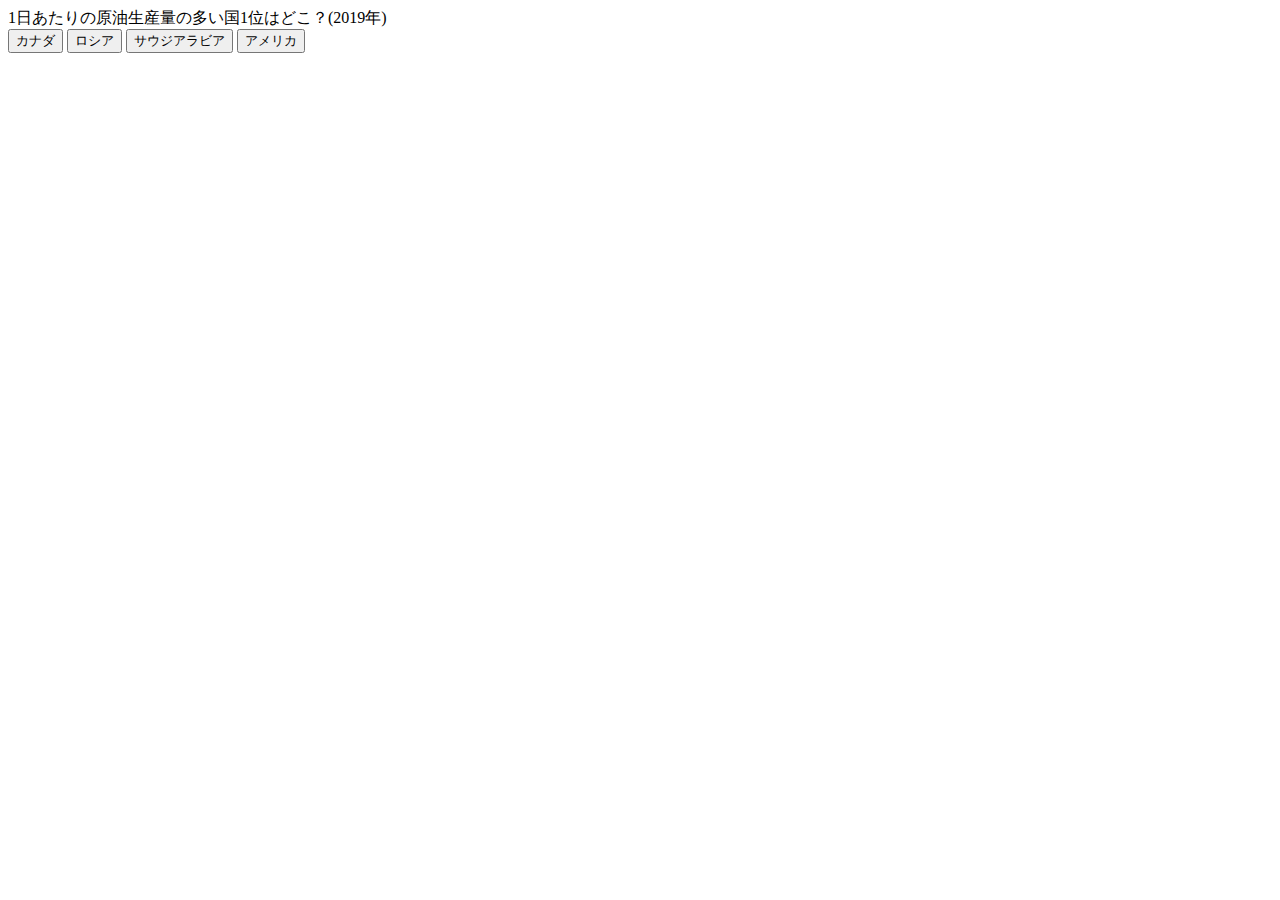
<file: js_boot/index.html>
<!doctype html>
<html class="no-js" lang="">

<head>
  <meta charset="utf-8">
  <title></title>
  <meta name="description" content="">
  <meta name="viewport" content="width=device-width, initial-scale=1">

  <meta property="og:title" content="">
  <meta property="og:type" content="">
  <meta property="og:url" content="">
  <meta property="og:image" content="">

  <link rel="manifest" href="site.webmanifest">
  <link rel="apple-touch-icon" href="icon.png">
  <!-- Place favicon.ico in the root directory -->

  <link href="https://cdn.jsdelivr.net/npm/bootstrap@5.1.3/dist/css/bootstrap.min.css" rel="stylesheet" integrity="sha384-1BmE4kWBq78iYhFldvKuhfTAU6auU8tT94WrHftjDbrCEXSU1oBoqyl2QvZ6jIW3" crossorigin="anonymous">

  <meta name="theme-color" content="#fafafa">
</head>

<body>

  <div class="container">

    <div id="js-question" class="mt-3 alert alert-primary" role="alert">
      A simple primary alert—check it out!
    </div>

    <div class="d-flex justify-content-center">
      <button type="button" class="btn btn-primary">Primary</button>
      <button type="button" class="ms-1 btn btn-primary">Primary</button>
      <button type="button" class="ms-1 btn btn-primary">Primary</button>
      <button type="button" class="ms-1 btn btn-primary">Primary</button>
    </div>

  </div>

  <script src="app.js"></script>
</body>

</html>
</file>
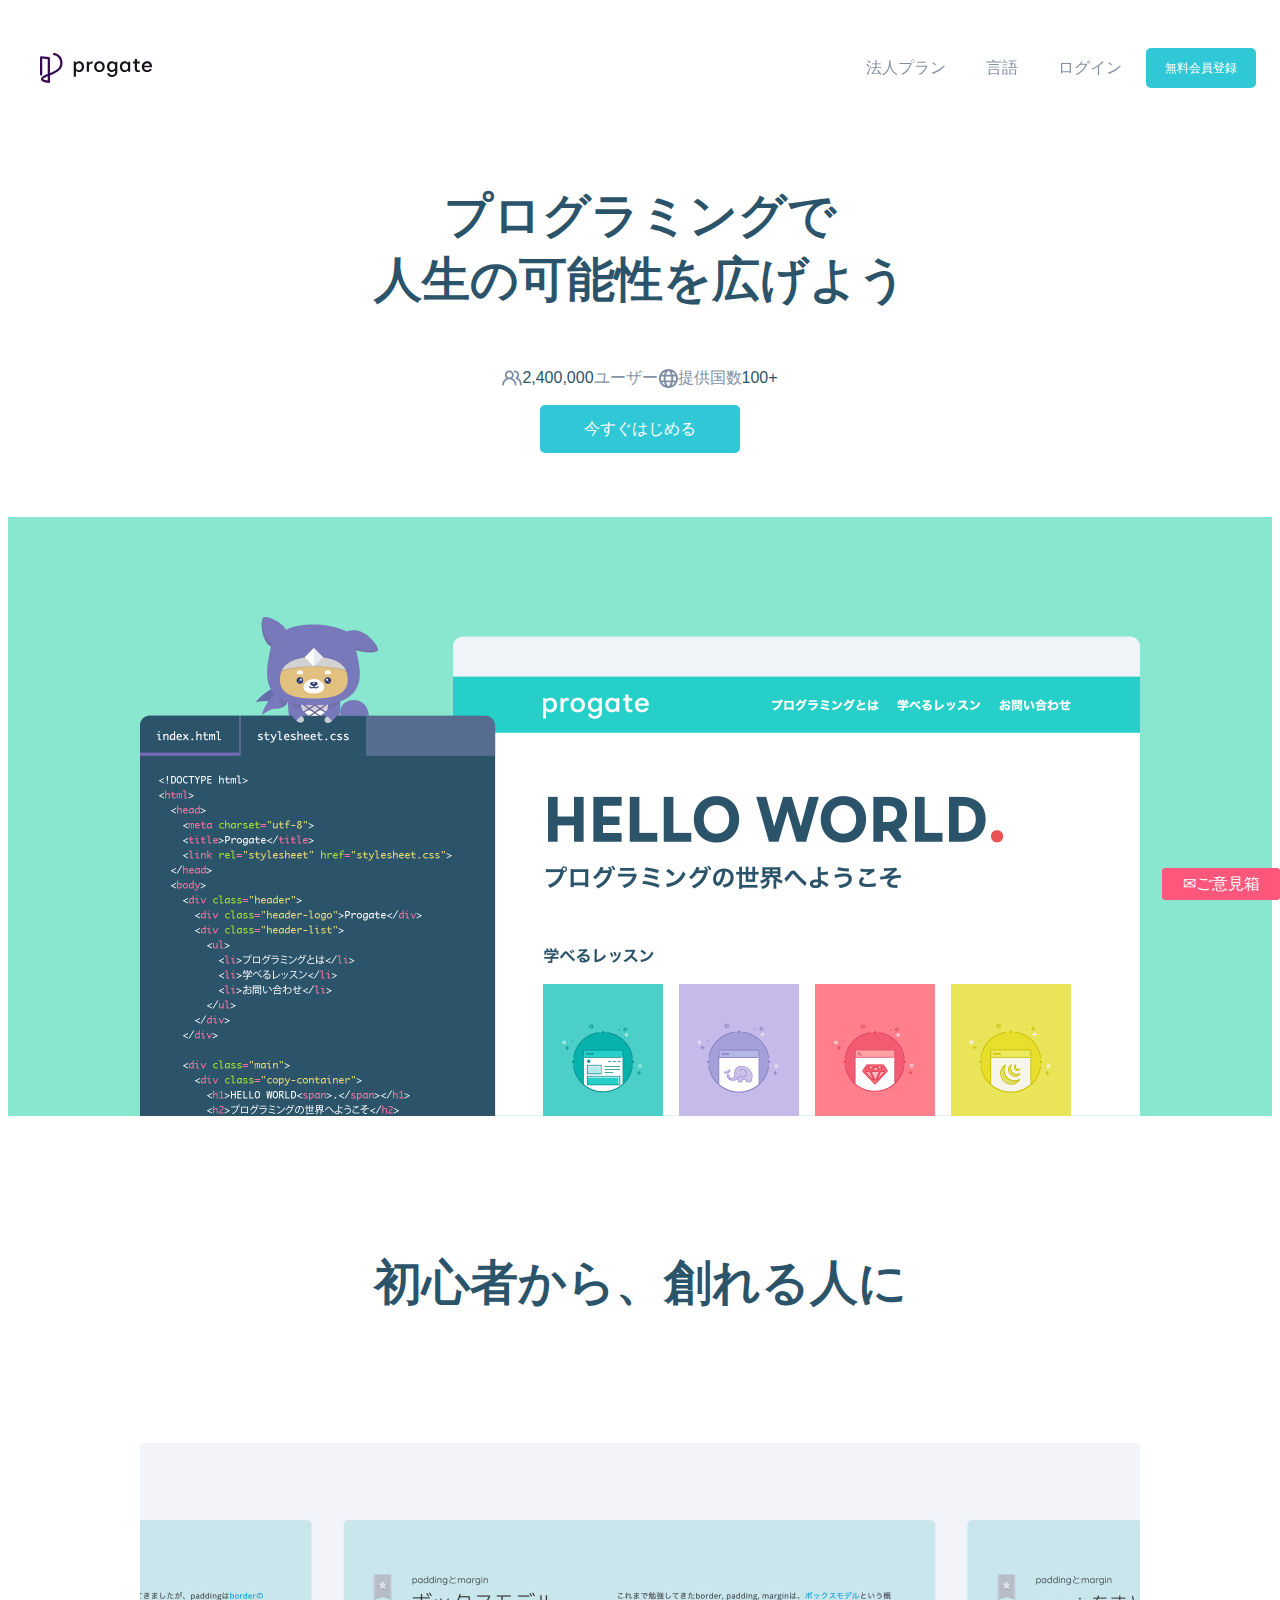
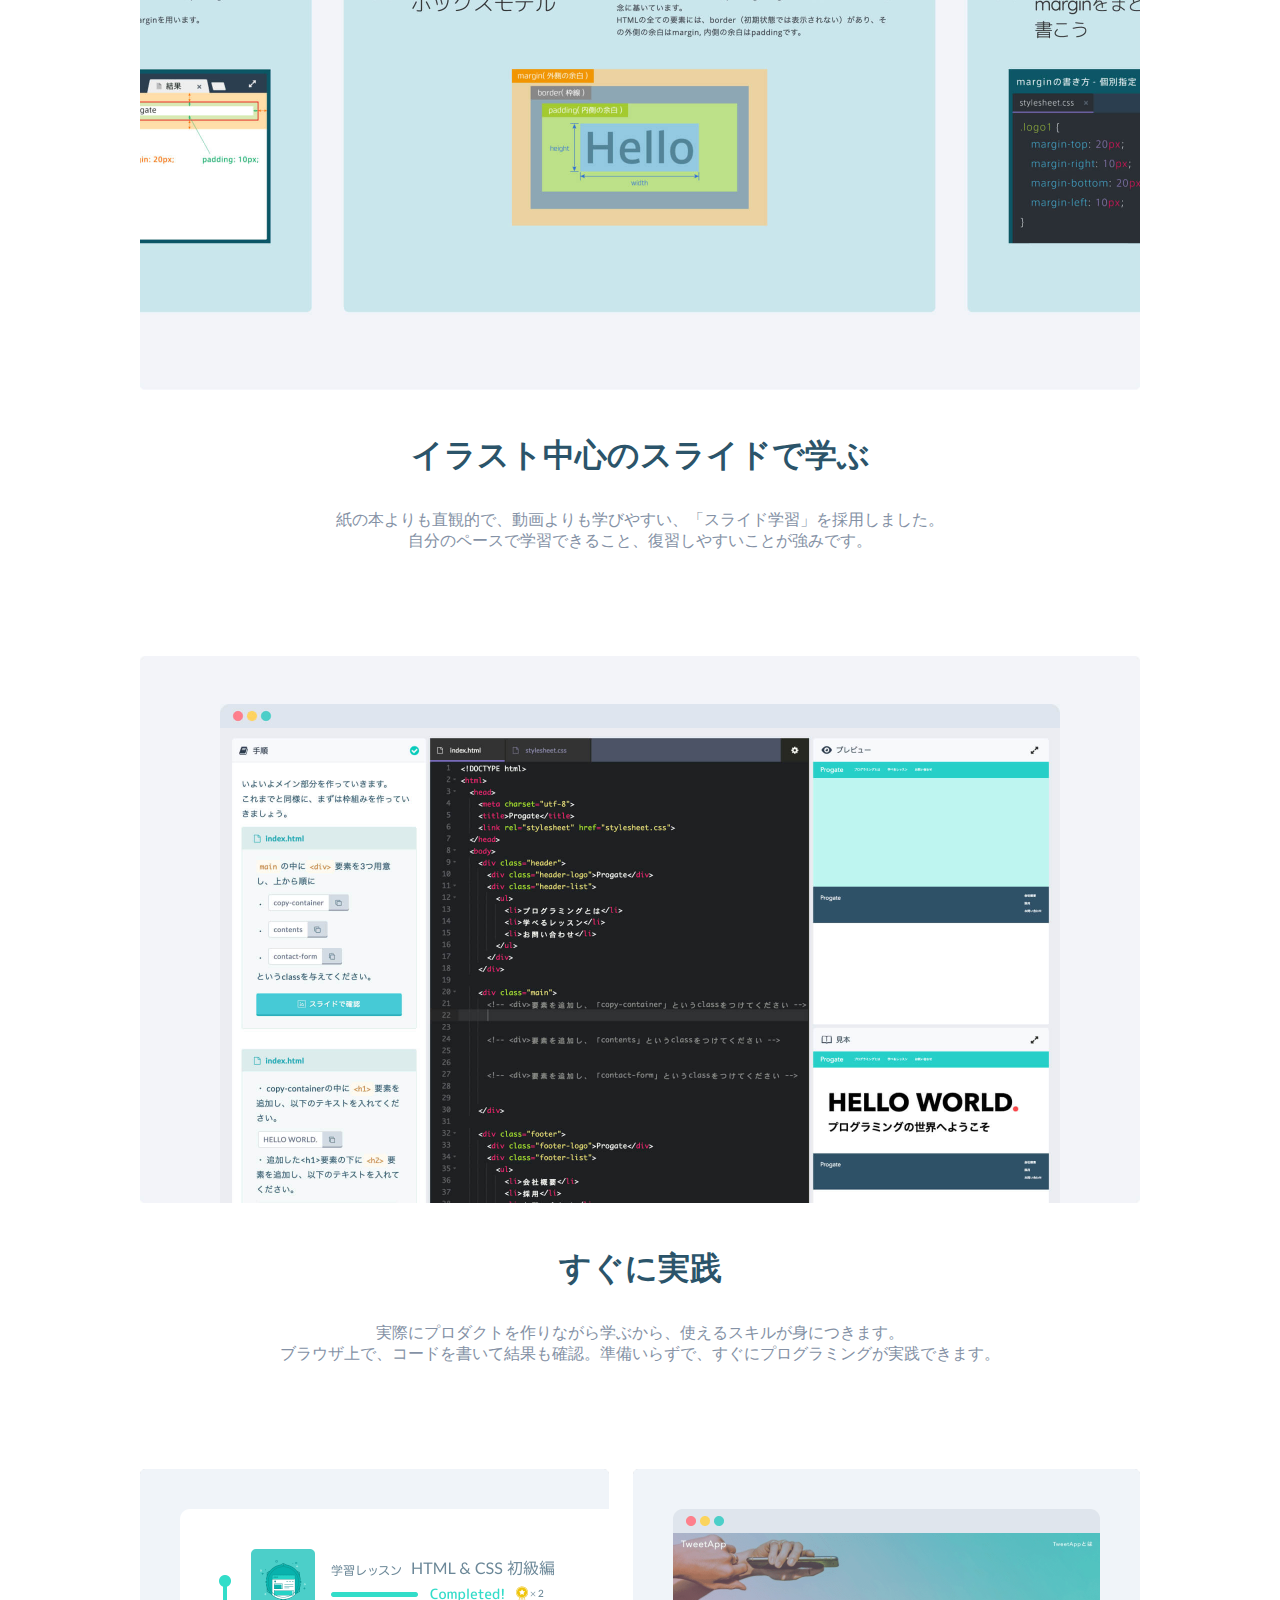
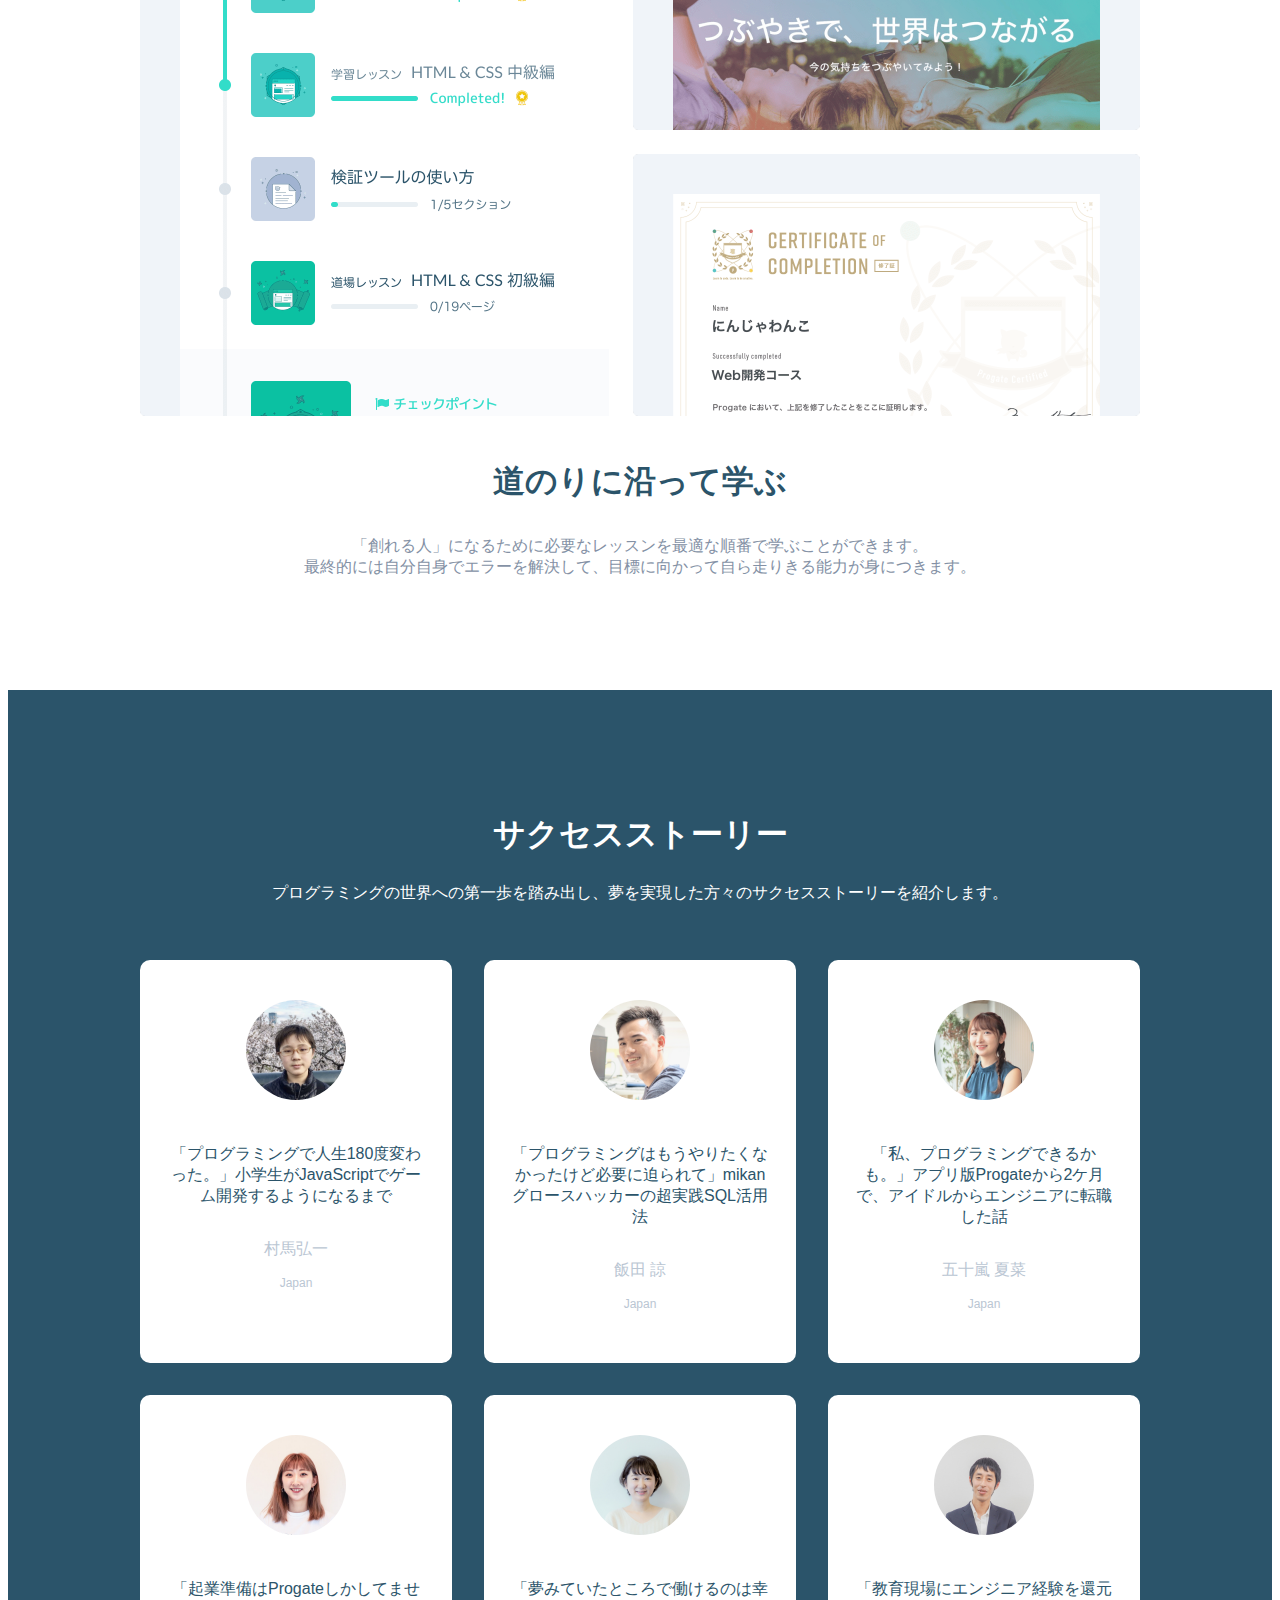
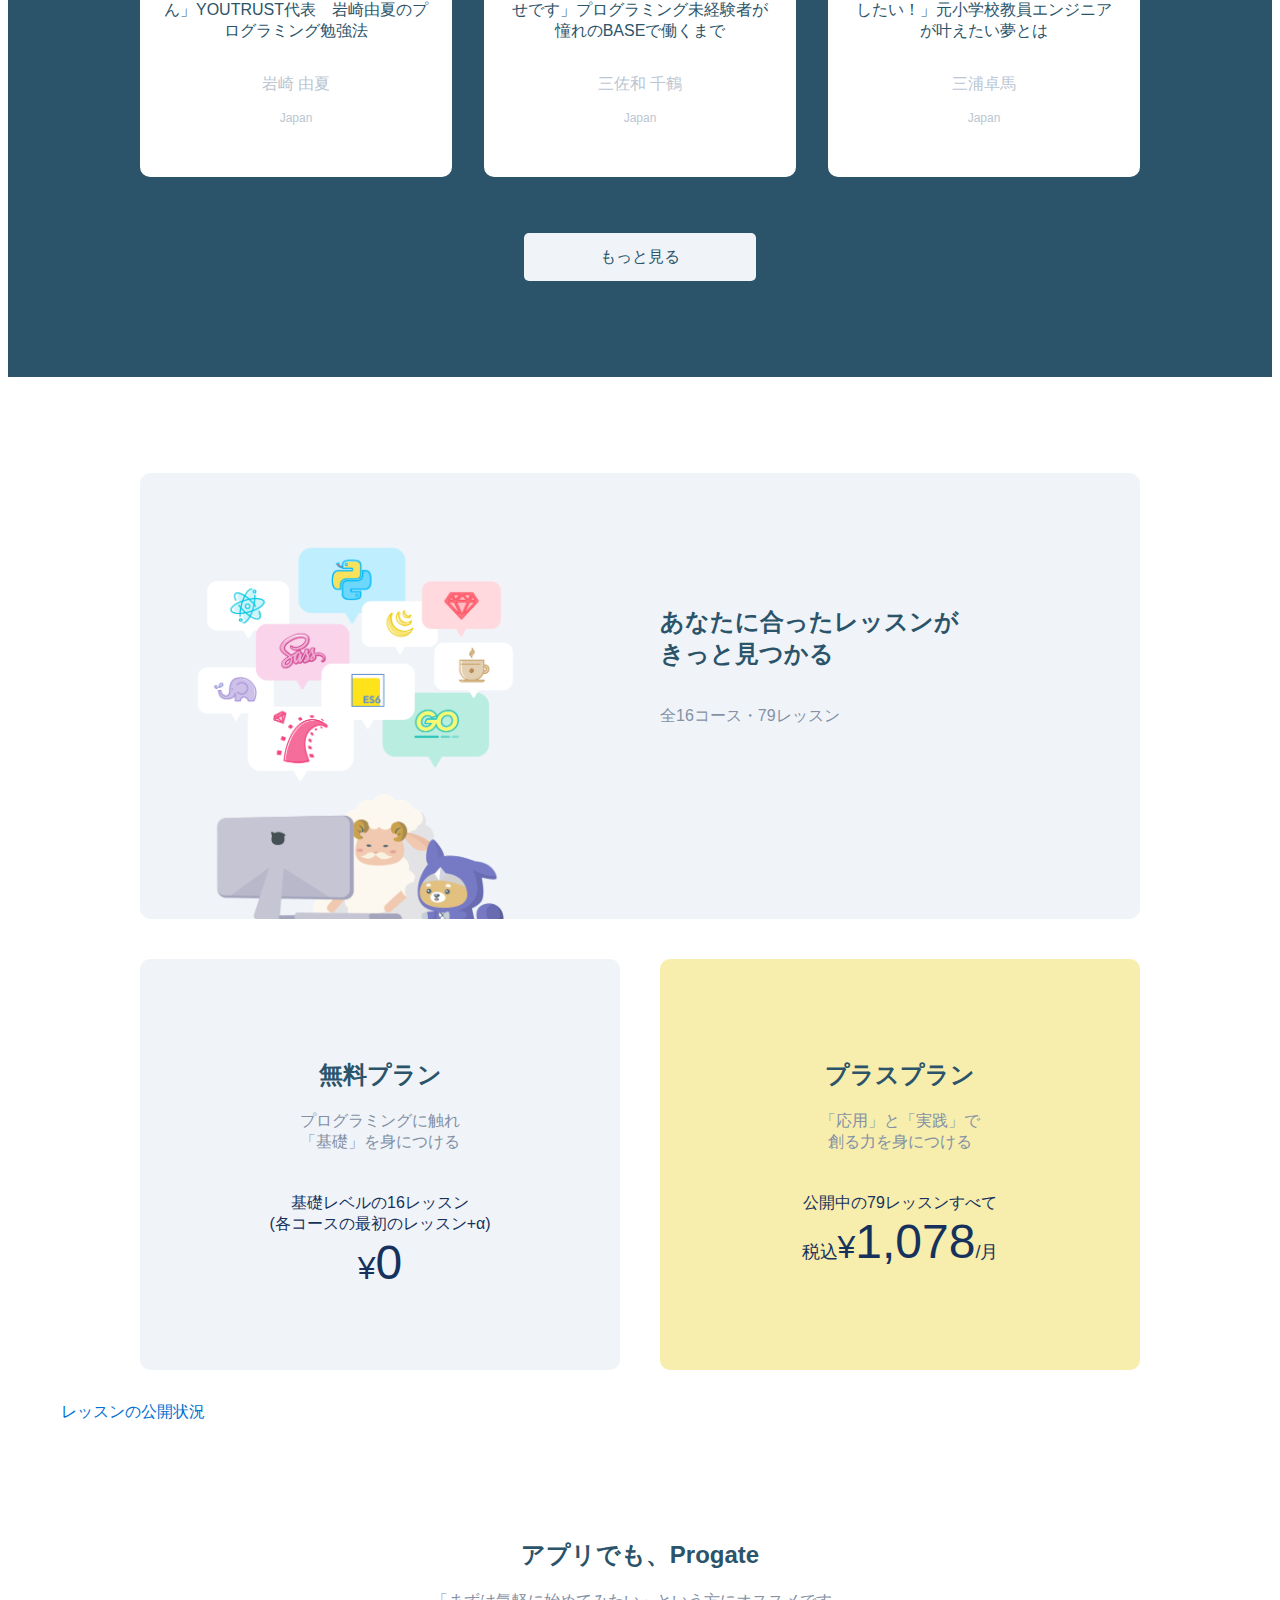
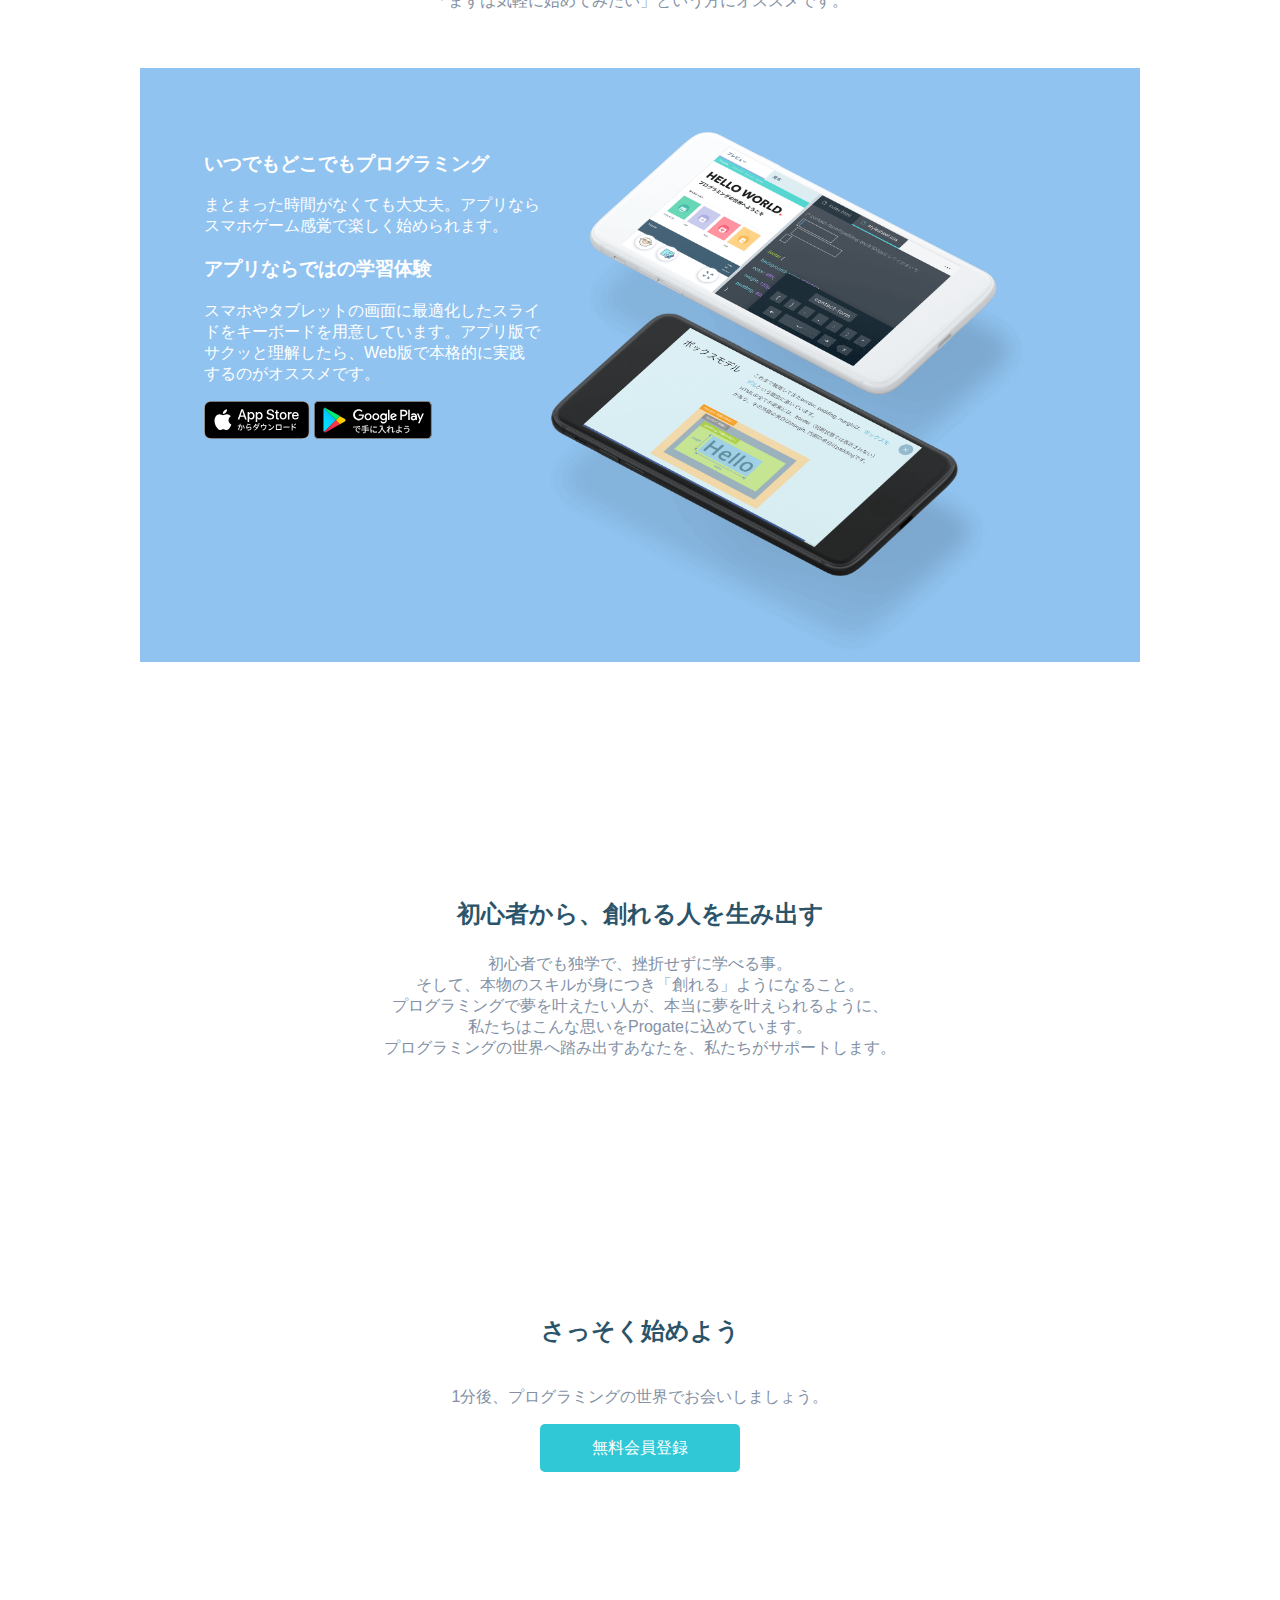
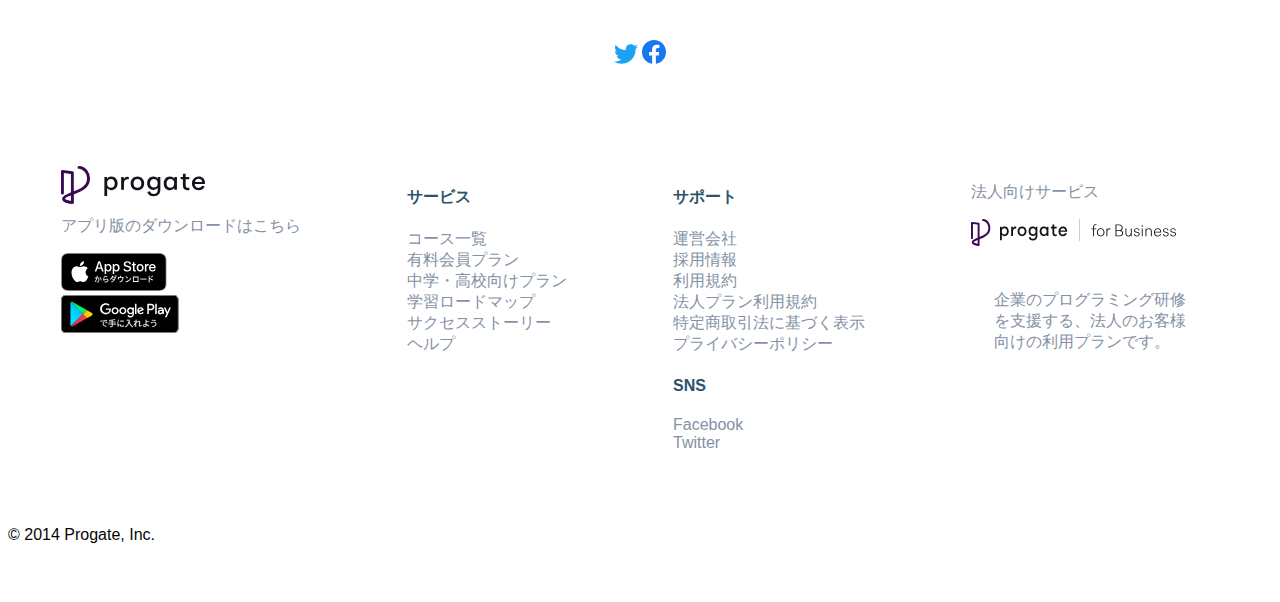
<file: site/index.html>
<!DOCTYPE html>
<html lang="ja">
<head>
    <meta charset="UTF-8">
    <link rel="icon" href="images/favicon.ico">
    <title>Progate | プログラミングの入門なら基礎から学べるProgate[プロゲート]</title>
    <link rel="stylesheet" href="css/style.css">
</head>
<body>

<header class="header">
    <div class="header__wrap">
        <div class="header__logo">
            <a href=""><img src="images/header_logo.svg"></a>
        </div>
        <div class="header__menu">
            <ul>
                <li><a href="" class="header__menu1">法人プラン</a></li>
                <li><a href="" class="header__menu2">言語</a></li>
                <li><a href="" class="header__menu3">ログイン</a></li>
                <li><a href="" class="header__menu4">無料会員登録</a></li>
            </ul>
        </div>
    </div>
</header>

<main class="main">
    <section class="main__about">
        <h2>プログラミングで<br>
            人生の可能性を広げよう</h2>
        <div class="main__about--txt">
            <img src="images/about_1.svg" width="20" height="16">
            <span style="color: #2b546a">2,400,000</span>
            <p>ユーザー</p>
            <img src="images/about_2.svg" width="20" height="19">
            <p>提供国数</p>
            <span style="color: #2b546a">100+</span>
        </div>
        <a href="" class="main__about--btn">
            今すぐはじめる
        </a>
        <div class="main__about--block">
            <img src="images/about_main.png" class="main__about--img">
        </div>
    </section>
    <section class="main__lesson">
        <h2>初心者から、創れる人に</h2>
        <ul class="main__lesson--list">
            <li>
                <img src="images/lesson1.jpg" class="main__lesson--img">
                <h3>イラスト中心のスライドで学ぶ</h3>
                <p>
                    紙の本よりも直観的で、動画よりも学びやすい、「スライド学習」を採用しました。<br>
                    自分のペースで学習できること、復習しやすいことが強みです。
                </p>
            </li>
            <li>
                <img src="images/lesson2.jpg" class="main__lesson--img">
                <h3>すぐに実践</h3>
                <p>
                    実際にプロダクトを作りながら学ぶから、使えるスキルが身につきます。<br>
                    ブラウザ上で、コードを書いて結果も確認。準備いらずで、すぐにプログラミングが実践できます。
                </p>
            </li>
            <li>
                <img src="images/lesson3.png" class="main__lesson--img">
                <h3>道のりに沿って学ぶ</h3>
                <p>
                    「創れる人」になるために必要なレッスンを最適な順番で学ぶことができます。<br>
                    最終的には自分自身でエラーを解決して、目標に向かって自ら走りきる能力が身につきます。
                </p>    
            </li>
        </ul>  
    </section>
    <section class="main__story">
        <h2>サクセスストーリー</h2>
        <p class="main__story--subttl">
            プログラミングの世界への第一歩を踏み出し、夢を実現した方々のサクセスストーリーを紹介します。   
        </p>
            <ul class="main__story--list">
                <li class="main__story--li">
                    <img src="images/profile1.png" class="main__story--img">
                    <p class="main__story--txt">
                        「プログラミングで人生180度変わった。」小学生がJavaScriptでゲーム開発するようになるまで    
                    </p>
                    <p class="main__story--name">
                        村馬弘一
                    </p>
                    <p class="main__story--address">
                        Japan
                    </p>
                </li>
                <li class="main__story--li">
                    <img src="images/profile2.png" class="main__story--img">
                    <p class="main__story--txt">
                        「プログラミングはもうやりたくなかったけど必要に迫られて」mikanグロースハッカーの超実践SQL活用法    
                    </p>
                    <p class="main__story--name">
                        飯田 諒   
                    </p>
                    <p class="main__story--address">
                        Japan
                    </p>
                </li>                           
                <li class="main__story--li">
                    <img src="images/profile3.png" class="main__story--img">
                    <p class="main__story--txt">
                        「私、プログラミングできるかも。」アプリ版Progateから2ケ月で、アイドルからエンジニアに転職した話       
                    </p>
                    <p class="main__story--name">
                        五十嵐 夏菜
                    </p>
                    <p class="main__story--address">
                        Japan
                    </p>
                </li>
                <li class="main__story--li">
                    <img src="images/profile4.jpg" class="main__story--img">
                    <p class="main__story--txt">
                        「起業準備はProgateしかしてません」YOUTRUST代表　岩崎由夏のプログラミング勉強法
                    </p>
                    <p class="main__story--name">
                        岩崎 由夏
                    </p>
                    <p class="main__story--address">
                        Japan
                    </p>   
                </li>
                <li class="main__story--li">
                    <img src="images/profile5.jpg" class="main__story--img">
                    <p class="main__story--txt">
                        「夢みていたところで働けるのは幸せです」プログラミング未経験者が憧れのBASEで働くまで    
                    </p>
                    <p class="main__story--name">
                        三佐和 千鶴
                    </p>
                    <p class="main__story--address">
                        Japan
                    </p>
                </li>
                <li class="main__story--li">
                    <img src="images/profile6.jpg" class="main__story--img">
                    <p class="main__story--txt">
                        「教育現場にエンジニア経験を還元したい！」元小学校教員エンジニアが叶えたい夢とは    
                    </p>
                    <p class="main__story--name">
                        三浦卓馬
                    </p>
                    <p class="main__story--address">
                        Japan
                    </p>   
                </li>
            </ul>
        <a href="" class="main__story--btn">
            もっと見る
        </a>
    </section>
    <section class="main__plan">
        <div class="main__plan--list">
            <div class="main__plan--list1">
                <img src="images/plan.png" class="main__plan--img">
                <div class="main__plan--txt">
                    <h2>あなたに合ったレッスンが<br>
                        きっと見つかる
                    </h2>
                    <p>全16コース・79レッスン</p>
                </div>
            </div>
            <div class="main__plan--list2">
                <h2>無料プラン</h2>
                <p>
                    プログラミングに触れ<br>
                    「基礎」を身につける
                </p>
                <p class="main__plan--about">
                    基礎レベルの16レッスン<br>
                    (各コースの最初のレッスン+α)<br>
                    <span style="font-size: 32px">¥</span><span style="font-size: 48px">0</span>
                </p>
            </div>
            <div class="main__plan--list3">
                <h2>プラスプラン</h2>
                <p>
                    「応用」と「実践」で<br>
                    創る力を身につける
                </p>
                <p class="main__plan--about">
                    公開中の79レッスンすべて<br>
                    <span style="font-size: 18px">税込</span><span style="font-size: 32px">¥</span><span style="font-size: 48px">1,078</span><span style="font-size: 18px">/月</span>
                </p>
            </div>
        </div>
        <a href="" style="color: #0070d2">レッスンの公開状況</a>
    </section>
    <section class="main__app">
        <h2 class="main__app--ttl">
            アプリでも、Progate    
        </h2>
        <p class="main__app--about">
            「まずは気軽に始めてみたい」という方にオススメです。
        </p>
        <div class="main__app--list">
            <div class="main__app--left">
                <div class="main__app--txt">
                    <h3>いつでもどこでもプログラミング</h3>
                    <p>
                        まとまった時間がなくても大丈夫。アプリならスマホゲーム感覚で楽しく始められます。
                    </p>
                    <h3>アプリならではの学習体験</h3>
                    <p>
                        スマホやタブレットの画面に最適化したスライドをキーボードを用意しています。アプリ版でサクッと理解したら、Web版で本格的に実践するのがオススメです。
                    </p>
                </div>
                <div class="main__app--icon">
                    <a href=""><img src="images/app_appstore.svg" width="106" height="38"></a>
                    <a href=""><img src="images/app_googleplay.svg" width="118" height="38"></a>
                </div>
            </div>
            <img src="images/app_main.png" class="main__app--img">
        </div>
    </section>
    <section class="main__message">
        <h2 class="main__message--ttl">
            初心者から、創れる人を生み出す
        </h2>
        <p class="main__message--txt">
            初心者でも独学で、挫折せずに学べる事。<br>
            そして、本物のスキルが身につき「創れる」ようになること。<br>
            プログラミングで夢を叶えたい人が、本当に夢を叶えられるように、<br>
            私たちはこんな思いをProgateに込めています。<br>
            プログラミングの世界へ踏み出すあなたを、私たちがサポートします。
        </p>
    </section>
    <section class="main__start">
        <h2>さっそく始めよう</h2>
        <p>1分後、プログラミングの世界でお会いしましょう。</p>
        <a href="" class="main__start--btn">
            無料会員登録
        </a>
    </section>
    <section class="main__sns">
        <div class="main__sns--icon">
            <a href=""><img src="images/sns_twitter.svg"></a>
            <a href=""><img src="images/sns_facebook.svg"></a>
        </div>
    </section>
</main>

<footer class="footer">
    <div class="footer__list">
        <div class="footer__list1">
            <div class="footer__logo">
                <a href=""><img src="images/footer_logo.svg"></a>
            </div>
            <p class="footer__list1--txt">
                アプリ版のダウンロードはこちら
            </p>
            <div class="footer__list--icon">
                <a href=""><img src="images/footer_appstore.svg"></a>
                <a href=""><img src="images/footer_googleplay.svg"></a>    
            </div>
        </div>
        <div class="footer__list2">
            <h4>サービス</h4>
            <ul>
                <li><a href="">コース一覧</a></li>
                <li><a href="">有料会員プラン</a></li>
                <li><a href="">中学・高校向けプラン</a></li>
                <li><a href="">学習ロードマップ</a></li>
                <li><a href="">サクセスストーリー</a></li>
                <li><a href="">ヘルプ</a></li>
            </ul>
        </div>
        <div class="footer__list3">
            <h4>サポート</h4>
            <ul>
                <li><a href="">運営会社</a></li>
                <li><a href="">採用情報</a></li>
                <li><a href="">利用規約</a></li>
                <li><a href="">法人プラン利用規約</a></li>
                <li><a href="">特定商取引法に基づく表示</a></li>
                <li><a href="">プライバシーポリシー</a></li>
            </ul>
            <h4>SNS</h4>
            <ul>
                <li><a href="">Facebook</a></li>
                <li><a href="">Twitter</a></li>    
            </ul>
        </div>
        <div class="footer__list4">
            <p>法人向けサービス</p>
            <a href=""><img src="images/footer_logo2.svg" width="205px" height="27px"></a>    
            <p class="footer__list4--txt">
                企業のプログラミング研修を支援する、法人のお客様向けの利用プランです。
            </p>
        </div>
    </div>
    <div class="footer__copyright">
        © 2014 Progate, Inc.   
    </div>
</footer>
<a href="" class="opinion__btn">✉ご意見箱</a>
</body>
</html>
</file>
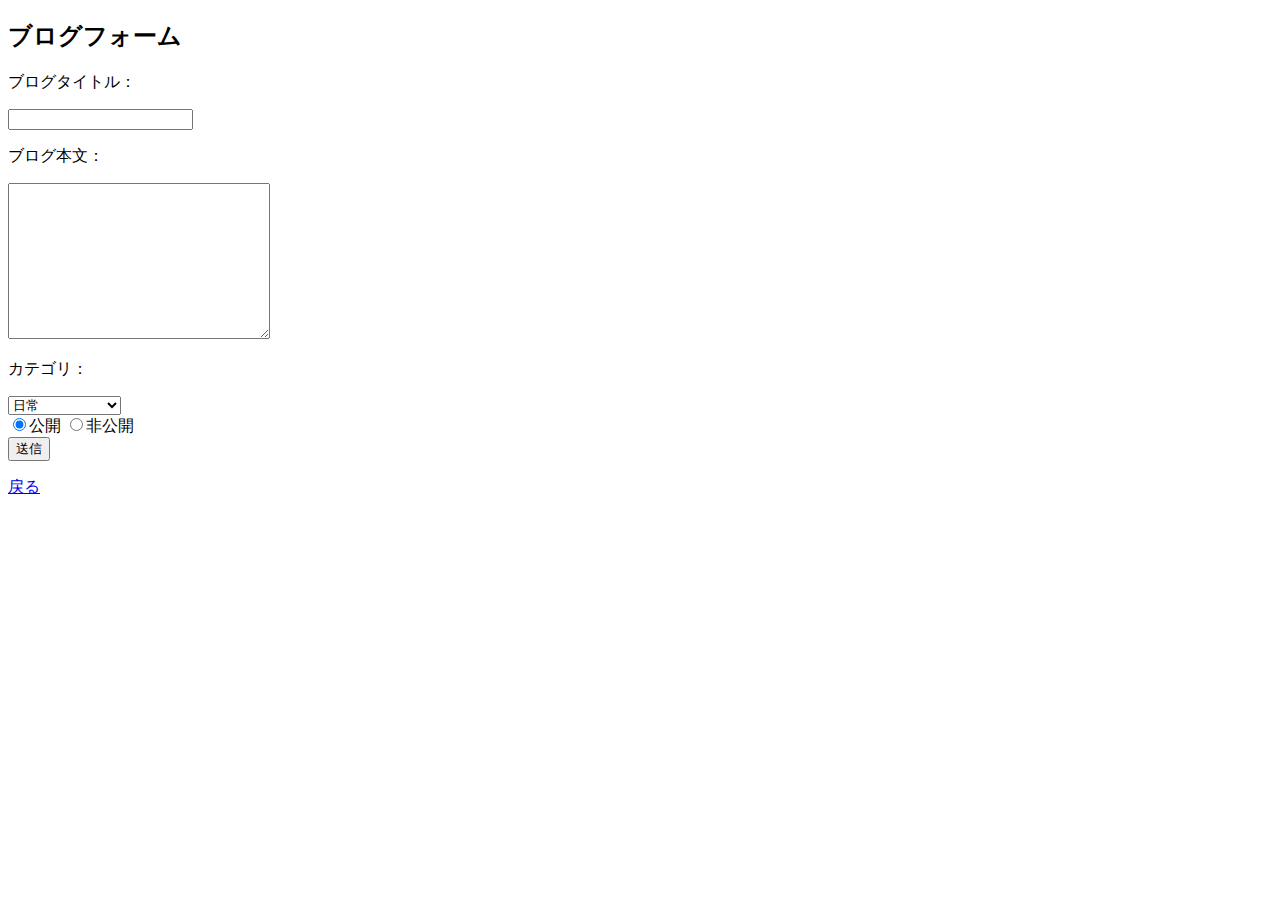
<file: blog/form.html>
<!DOCTYPE html>
<html lang="en">
<head>
    <meta charset="UTF-8">
    <meta name="viewport" content="width=device-width, initial-scale=1.0">
    <meta http-equiv="X-UA-Compatible" content="ie=edge">
    <title>BlogForm</title>
</head>
<body>
    <h2>ブログフォーム</h2>
    <form action="blog_create.php" method="POST">
        <p>ブログタイトル：</p>
        <input type="text" name="title">
        <p>ブログ本文：</p>
        <textarea name="content" id="content" cols="30" rows="10"></textarea>
        <br>
        <p>カテゴリ：</p>
        <select name="category">
            <option value=1>日常</option>
            <option value=2>プログラミング</option>
        </select>
        <br>
        <input type="radio" name="publish_status" value=1 checked>公開
        <input type="radio" name="publish_status" value=2>非公開
        <br>
        <input type="submit" value="送信">
    </form>
    <p><a href="index.php">戻る</a></p>
</body>
</html>
</file>
<file: site/css/style.css>
@charset "UTF-8";

body {
    color: #060606;
    font-size: 16px;
    font-family: sans-serif;
}
a, p {
    text-decoration: none;
    color: #8491a5;  
}
h2, h3, h4 {
    color: #2b546a;
}

.header {
    width: 95%;
    padding: 24px 32px;
    position: fixed;
}
.header__wrap {
    margin: 0 auto;
    display: flex;
    justify-content: space-between;
    align-items: center;
}
.header__logo {
    width: 112px;
    height: 30px;
}
.header__menu {
}
.header__menu ul {
    list-style: none;
    display: flex;
    align-items: center;
}
.header__menu1 {
    width: 70px;
    padding: 0 16px;
    margin: 0 8px
}
.header__menu2 {
    width: 57px;
    padding: 0 8px;
    margin: 0 8px;
}
.header__menu3 {
    width: 56px;
    padding: 0 16px;
    margin: 0 8px;
}
.header__menu4 {
    width: 78px;
    height: 40px;
    padding: 0 16px;
    background-color: rgb(48, 200, 214);
    color: #fff;
    font-size: 0.75rem;
    display: inline-block;
    text-align: center;
    line-height: 40px;
    border-radius: 5px;   
}

.main {
}
.main__about {
    padding: 136px 0 0;
}
.main__about h2 {
    text-align: center;
    font-size: 48px;
}
.main__about--txt {
    display: flex;
    align-items: center;
    justify-content: center;
    color: #16325c;
}
.main__about--btn {
    color: rgb(255, 255, 255);
    background-color: rgb(48, 200, 214);
    border-radius: 5px;
    width: 168px;
    height: 48px;
    padding: 0 16px;
    display: block;
    margin: 0 auto;
    text-align: center;
    line-height: 48px;
}
.main__about--block {
    height: 599px;
    margin-top: 64px;
    margin-left: auto;
    margin-right: auto;
    background-color: #88e7ce;
    display: flex;
}
.main__about--img {
    width: 1000px;
    height: 499px;
    margin-left: auto;
    margin-right: auto;
    align-self: flex-end;
}
.main__lesson {
    padding: 96px 4.16%;
}
.main__lesson h2 {
    text-align: center;
    font-size: 48px;
}
.main__lesson--list {
    list-style: none;
    margin: 0 auto;
    padding: 0;
}
.main__lesson--list li {
    width: 1000px;
    text-align: center;
    margin:0 auto;
}
.main__lesson--img {
    width: 1000px;
    height: 547px;
    margin-top: 88px;
}
.main__lesson h3 {
    font-size: 2rem;
    margin-top: 40px;
}
.main__lesson p {
    font-size: 1rem;
    margin-top: 16px;
}
.main__story {
    background-color: #2b546a;
    padding: 96px 4.16%;
}
.main__story h2 {
    text-align: center;
    color: #fff;
    font-size: 2rem;
}
.main__story--subttl {
    text-align: center;
    color: #fff;
    font-size: 1rem;
    margin-top: 16px;
}
.main__story--list {
    width: 1000px;
    margin: 56px auto;
    padding: 0;
    gap: 32px;
    display: flex;
    flex-wrap: wrap;  
    list-style: none;   
}
.main__story--li {
    background-color: #fff;
    padding: 40px 24px;
    width: 264px;
    text-align: center;
    border-radius: 10px;
}
.main__story--img {
    width: 100px;
    height: 100px;
    border-radius: 50%;
}
.main__story--txt {
    color: #2b546a;
    margin-top: 40px;
}
.main__story--name {
    color: #bac6d3;
    margin-top: 32px;
}
.main__story--address {
    color: #bac6d3;
    font-size: 12px;
    margin-top: 2px;
}
.main__story--btn {
    background-color: rgb(240, 244, 249);
    color: rgb(43, 84, 106);
    width: 200px;
    height: 48px;
    padding: 0 16px;
    border-radius: 5px;
    display: block;
    text-align: center;
    line-height: 48px;
    margin: 0 auto;
}
.main__plan {  
    padding: 96px 4.16%;
}
.main__plan--list {
    width: 1000px;
    display: flex;
    flex-wrap: wrap;
    margin: 0 auto 32px;
    gap: 40px;
}
.main__plan--list1 {
    width: 920px;
    padding: 0 40px;
    display: flex;
    flex-wrap: wrap;
    justify-content: space-between;
    background-color: #f0f4f9;
    border-radius: 10px;
}
.main__plan--img {
    width: 352px;
    height: 398px;
    margin-top: 48px;
}
.main__plan--txt {
    width: 440px;
    height: 382px;
    display: flex;
    flex-direction: column;
    justify-content: center;
}
.main__plan--list2 {
    width: 448px;
    text-align: center;
    background-color: #f0f4f9;
    padding: 80px 16px 64px 16px;
    border-radius: 10px;
}
.main__plan--about {
    margin-top: 40px;
    color: #16325c;
}
.main__plan--list3 {
    width: 448px;
    text-align: center;
    background-color: #f7edad;
    padding: 80px 16px 64px 16px;
    border-radius: 10px;
}
.main__app {
    padding-bottom: 96px;
    padding-left: 4.16%;
    padding-right: 4.16%;
}
.main__app--ttl {
    text-align: center;
}
.main__app--about{
    text-align: center;
    margin-top: 16px;
}
.main__app--list {
    width: 872px;
    margin: 56px auto 0;
    padding: 64px 64px 0;
    display: flex;
    flex-wrap: wrap;
    color: #fff;
    background-color: #90c3f0;
}
.main__app--left {
    width: 336px;
}
.main__app--txt h3 {
    color: #fff;
}
.main__app--txt p{
    color: #fff;
}
.main__app--icon {
    display: inline;
}
.main__app--img {
    width: 492px;
    height: 530px;
}
.main__message {
    padding: 120px 4.16%;
}
.main__message--ttl {
    text-align: center;
}
.main__message--txt {
    text-align: center;
    margin: 24px auto 0;
}
.main__start {
    padding: 120px 4.16%;
}
.main__start h2{
    text-align: center;
    margin: 16px auto 40px;
}
.main__start p {
    text-align: center;
}
.main__start--btn {
    width: 168px;
    height: 48px;
    padding: 0 16px;
    display: block;
    text-align: center;
    margin: 0 auto;
    background-color: rgb(48, 200, 214);
    color: #fff;
    line-height: 48px;
    border-radius: 5px;
}
.main__sns {
    padding: 48px 0;
}
.main__sns--icon {
    text-align: center;
}
.footer {
    padding: 50px 0;
}
.footer__logo {
    width: 144px;
    height: 34px;
}

.footer__list {
    display: flex;
    height: 360px;
    margin: 0 auto;
    justify-content: space-around;
}
.footer__list ul {
    list-style: none;
    padding: 0;
}
.footer__list--icon a {
    display: block;
}
.footer__list4--txt {
    width: 202px;
    padding: 20px 23px;
    margin-top: 20px;
}
.opinion__btn {
    position: fixed;
    bottom: 0;
    right: 0;
    width: 118px;
    height: 32px;
    background-color: #ff577b;
    color: #fff;
    text-align: center;
    border-radius: 3px;
    line-height: 32px;
}
</file>
